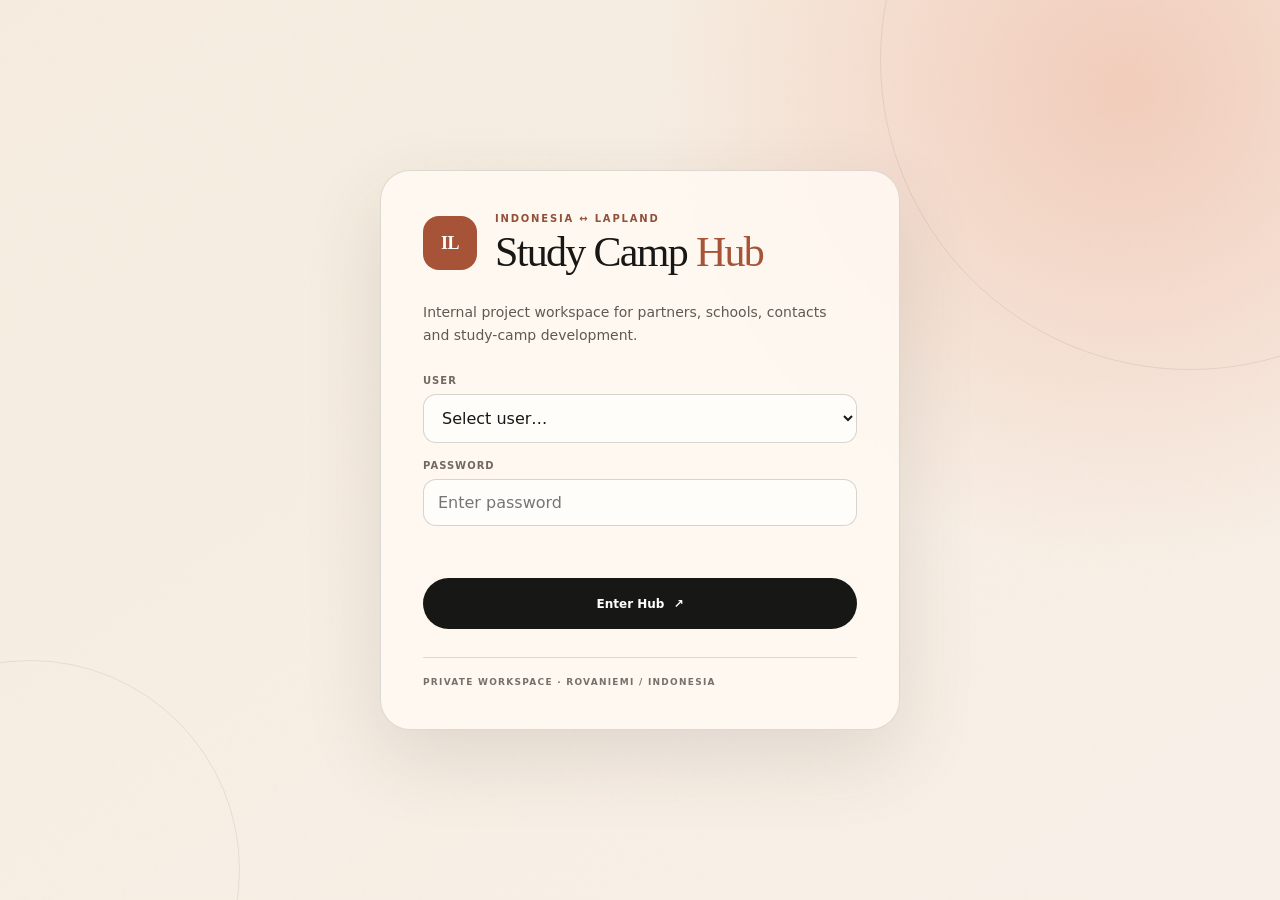
<file: index.html>
<!doctype html>
<html lang="en">
<head>
  <meta charset="utf-8" />
  <meta name="viewport" content="width=device-width,initial-scale=1" />
  <meta name="theme-color" content="#f5ecdf" />
  <title>Indonesia–Lapland Study Camp Hub</title>
  <style>
:root{
  --cream:#f5ecdf;
  --paper:#fffaf3;
  --peach:#edb099;
  --peach-soft:#f5d3c5;
  --sage:#2e4a3e;
  --sage-2:#3b5a4c;
  --ink:#171715;
  --muted:#6d6761;
  --line:rgba(23,23,21,.14);
  --white:#fff;
  --rust:#a65338;
  --gold:#c9a456;
  --shadow:0 28px 80px rgba(58,40,30,.12);
  --serif:"Libre Caslon Display",Georgia,"Times New Roman",serif;
  --sans:"DM Sans",Inter,ui-sans-serif,system-ui,-apple-system,BlinkMacSystemFont,"Segoe UI",sans-serif;
}
*{box-sizing:border-box}
html,body{height:100%}
body{margin:0;background:var(--cream);color:var(--ink);font-family:var(--sans);-webkit-font-smoothing:antialiased}
button,input,select,textarea{font:inherit}
button{cursor:pointer}
.is-hidden{display:none!important}
::selection{background:var(--peach);color:var(--ink)}

/* login */
.login-shell{min-height:100%;display:grid;place-items:center;position:relative;overflow:hidden;padding:32px;background:radial-gradient(circle at 88% 10%,rgba(237,176,153,.55),transparent 30rem),linear-gradient(145deg,var(--cream),#f8f0e8)}
.login-shell:after{content:"";position:absolute;inset:0;pointer-events:none;opacity:.025;background-image:url("data:image/svg+xml,%3Csvg viewBox='0 0 160 160' xmlns='http://www.w3.org/2000/svg'%3E%3Cfilter id='n'%3E%3CfeTurbulence type='fractalNoise' baseFrequency='.9' numOctaves='3' stitchTiles='stitchTiles'/%3E%3C/filter%3E%3Crect width='100%25' height='100%25' filter='url(%23n)' opacity='.45'/%3E%3C/svg%3E")}
.login-orbit{position:absolute;border:1px solid rgba(23,23,21,.08);border-radius:50%}.orbit-a{width:620px;height:620px;right:-220px;top:-250px}.orbit-b{width:420px;height:420px;left:-180px;bottom:-180px}
.login-card{width:min(520px,100%);position:relative;z-index:2;padding:42px;border:1px solid var(--line);border-radius:30px;background:rgba(255,250,243,.86);backdrop-filter:blur(16px);box-shadow:var(--shadow)}
.login-brand{display:flex;gap:18px;align-items:center}.mini-mark{width:54px;height:54px;border-radius:16px;display:grid;place-items:center;background:var(--rust);color:#fff;font:600 18px/1 var(--serif);letter-spacing:-.03em}.mini-mark.inverse{background:var(--peach);color:var(--ink)}
.eyebrow{margin:0 0 7px;color:#925039;font-size:10px;font-weight:800;letter-spacing:.18em;text-transform:uppercase}
.login-card h1{margin:0;font:400 42px/1 var(--serif);letter-spacing:-.04em}.login-card h1 em{font-style:normal;color:var(--rust)}
.login-intro{margin:28px 0;color:#5f5953;line-height:1.65;font-size:14px}
.login-form{display:grid;gap:17px}.login-form label,.contact-form label{display:grid;gap:8px}.login-form label>span,.contact-form label>span{font-size:10px;font-weight:800;letter-spacing:.1em;text-transform:uppercase;color:#716960}
input,select,textarea{width:100%;border:1px solid rgba(23,23,21,.18);background:#fffdf9;color:var(--ink);border-radius:13px;padding:13px 14px;outline:none;transition:.2s}input:focus,select:focus,textarea:focus{border-color:var(--rust);box-shadow:0 0 0 3px rgba(166,83,56,.09)}
.form-error{min-height:18px;margin:0;color:#9b3f2a;font-size:12px}.login-footer{margin-top:28px;padding-top:19px;border-top:1px solid var(--line);font-size:9px;font-weight:800;letter-spacing:.14em;color:#77706a}

.btn{min-height:43px;padding:0 18px;border:1px solid transparent;border-radius:999px;display:inline-flex;align-items:center;justify-content:center;gap:9px;font-size:12px;font-weight:800;transition:.18s}.btn:hover{transform:translateY(-1px)}.btn-dark{background:var(--ink);color:#fff}.btn-dark:hover{background:#2b2926}.btn-rust{background:var(--rust);color:#fff}.btn-rust:hover{background:#8f472f}.btn-outline{background:transparent;border-color:rgba(23,23,21,.25);color:var(--ink)}.btn-large{min-height:51px}

/* app shell */
.app-shell{height:100%;display:grid;grid-template-columns:244px minmax(0,1fr);background:var(--paper)}
.sidebar{min-height:100vh;display:flex;flex-direction:column;background:var(--ink);color:#fff;border-right:1px solid rgba(255,255,255,.08)}
.sidebar-brand{height:84px;display:flex;align-items:center;gap:13px;padding:0 18px;border-bottom:1px solid rgba(255,255,255,.08)}
.sidebar-brand strong{display:block;font:400 19px/1.15 var(--serif);letter-spacing:-.02em}.sidebar-brand span{display:block;margin-top:4px;color:#a8aaa5;font-size:9px;text-transform:uppercase;letter-spacing:.12em}
.sidebar-nav{padding:14px 10px;overflow:auto;flex:1}.nav-label{padding:17px 10px 7px;color:#777b76;font-size:8px;font-weight:800;letter-spacing:.16em}
.nav-item{width:100%;border:0;background:transparent;color:#bdbfbb;display:grid;grid-template-columns:24px 1fr auto;align-items:center;gap:7px;text-align:left;padding:9px 10px;border-radius:10px;font-size:12px;transition:.15s}.nav-item:hover{background:rgba(255,255,255,.055);color:#fff}.nav-item.is-active{background:var(--sage);color:#fff}.nav-icon{font-size:15px;opacity:.88}.count-pill{min-width:20px;height:19px;padding:0 6px;border-radius:999px;background:rgba(255,255,255,.12);display:grid;place-items:center;font-size:9px}
.sidebar-bottom{padding:8px 10px 12px;border-top:1px solid rgba(255,255,255,.08)}.sidebar-user{margin-top:7px;padding:10px;display:grid;grid-template-columns:33px 1fr 24px;align-items:center;gap:9px;background:rgba(255,255,255,.035);border-radius:12px}.avatar{width:33px;height:33px;border-radius:50%;display:grid;place-items:center;background:var(--peach);color:var(--ink);font-weight:800}.sidebar-user strong{display:block;font-size:11px}.sidebar-user span{display:block;margin-top:2px;font-size:9px;color:#91958f}.sidebar-user button{border:0;background:transparent;color:#9da19b;font-size:15px}

.main-area{min-width:0;min-height:100vh;overflow:auto;background:linear-gradient(180deg,#fffdf9 0,#fffaf3 100%)}
.topbar{height:84px;padding:0 24px 0 27px;border-bottom:1px solid var(--line);display:flex;align-items:center;justify-content:space-between;gap:24px;background:rgba(255,250,243,.95);backdrop-filter:blur(12px);position:sticky;top:0;z-index:20}.topbar-kicker{margin:0 0 3px;color:#8d5340;font-size:8px;font-weight:800;letter-spacing:.15em}.topbar h2{margin:0;font:400 27px/1 var(--serif);letter-spacing:-.03em}.topbar-actions{display:flex;align-items:center;gap:9px}.global-search{width:260px;height:36px;padding:0 12px;border:1px solid var(--line);border-radius:11px;background:#f7f2ea;display:flex;align-items:center;gap:8px}.global-search input{border:0;padding:0;background:transparent;box-shadow:none;font-size:11px}.square-btn{width:36px;height:36px;border:1px solid var(--line);border-radius:10px;background:#fff;color:var(--rust);font-size:20px}.top-user{height:36px;padding:0 13px;border-radius:999px;display:flex;align-items:center;background:var(--sage);color:#fff;font-size:10px;font-weight:800}

.workspace-section{padding:17px 20px 24px}.viewbar{height:48px;display:flex;align-items:center;justify-content:space-between;gap:18px}.view-tabs{display:flex;align-items:center;gap:5px}.view-tab,.ghost-btn,.tool-btn{border:0;background:transparent;color:#5a544e;font-size:11px}.view-tab{padding:8px 12px;border-radius:9px;font-weight:800}.view-tab.is-active{background:#f1e8dc;color:var(--ink)}.ghost-btn{font-weight:900}
.content-grid{display:grid;grid-template-columns:205px minmax(0,1fr);border:1px solid var(--line);border-radius:15px;overflow:hidden;min-height:calc(100vh - 164px);background:#fff}
.filters-panel{padding:15px 13px;background:#fbf7f1;border-right:1px solid var(--line)}.filters-panel h3{font-size:12px;margin:0 0 14px}.filter-search{height:35px;border:1px solid var(--line);border-radius:9px;background:#fff;display:flex;align-items:center;gap:7px;padding:0 10px}.filter-search input{border:0;background:transparent;padding:0;box-shadow:none;font-size:10px}.filter-group{padding:16px 3px 8px;border-bottom:1px solid var(--line)}.filter-group h4{margin:0 0 10px;font-size:9px;text-transform:uppercase;letter-spacing:.1em}.filter-group label{display:flex;align-items:center;gap:8px;padding:5px 0;color:#5c5650;font-size:10px}.filter-group input{width:14px;height:14px;accent-color:var(--rust)}
.records-panel{min-width:0;background:#fff}.records-toolbar{height:47px;padding:0 10px;display:flex;align-items:center;justify-content:space-between;border-bottom:1px solid var(--line)}.toolbar-left{display:flex;gap:4px}.tool-btn{height:30px;padding:0 9px;border-radius:7px}.tool-btn:hover,.tool-btn.is-active{background:#f6efe7;color:var(--rust)}.records-meta{color:#7a746e;font-size:9px}
.table-wrap{position:relative;overflow:auto;min-height:480px}table{width:100%;border-collapse:collapse;min-width:860px}th,td{padding:12px 12px;border-bottom:1px solid #eee7de;text-align:left;white-space:nowrap}th{position:sticky;top:0;background:#fffaf5;z-index:2;color:#756f69;font-size:9px;font-weight:800;letter-spacing:.035em}td{font-size:10px;color:#514d48}.check-col{width:36px;text-align:center}.check-col input{width:14px;height:14px;accent-color:var(--rust)}.contact-name{font-weight:800;color:var(--ink)}.subtle{color:#8b847d}.status{display:inline-flex;align-items:center;gap:5px;padding:5px 8px;border-radius:999px;font-size:9px;font-weight:800}.status:before{content:"";width:6px;height:6px;border-radius:50%;background:currentColor}.status-Active{background:#e5eee9;color:#2e4a3e}.status-Warm{background:#fae5dc;color:#a65338}.status-New{background:#f4ecd4;color:#866d2d}.status-Paused{background:#efefed;color:#6d6761}.owner-chip{display:inline-flex;align-items:center;gap:6px}.owner-dot{width:20px;height:20px;border-radius:50%;background:var(--peach-soft);display:grid;place-items:center;color:var(--ink);font-size:8px;font-weight:800}
.empty-state{padding:80px 20px;text-align:center;color:#6d6761}.empty-state .empty-mark{font:400 48px var(--serif);color:var(--rust)}.empty-state h3{margin:10px 0 5px;font:400 28px var(--serif);color:var(--ink)}.empty-state p{font-size:11px}
.placeholder-card{margin:26px auto;max-width:880px;padding:70px;border:1px solid var(--line);border-radius:28px;background:radial-gradient(circle at 100% 0,rgba(237,176,153,.33),transparent 24rem),var(--cream)}.placeholder-card h3{margin:5px 0 15px;font:400 54px/1 var(--serif);letter-spacing:-.04em}.placeholder-card p:last-child{max-width:540px;color:#5d5751;line-height:1.7}

.home-section{padding:20px 20px 26px}
.home-hero{padding:28px 30px;border:1px solid var(--line);border-radius:24px;background:radial-gradient(circle at 100% 0,rgba(237,176,153,.33),transparent 24rem),linear-gradient(180deg,#fffaf4 0,#f8f0e6 100%);box-shadow:0 18px 60px rgba(58,40,30,.07)}
.home-hero h3{margin:6px 0 10px;font:400 42px/1 var(--serif);letter-spacing:-.04em}
.home-hero p{max-width:760px;margin:0;color:#615b55;line-height:1.7;font-size:13px}
.home-summary{display:grid;grid-template-columns:repeat(3,minmax(0,1fr));gap:14px;margin:18px 0}
.summary-card{padding:18px 18px 16px;border:1px solid var(--line);border-radius:18px;background:#fff}
.summary-card .k{display:block;margin-bottom:10px;color:#875342;font-size:9px;font-weight:800;letter-spacing:.13em;text-transform:uppercase}
.summary-card strong{display:block;font:400 34px/1 var(--serif);letter-spacing:-.04em}
.summary-card span{display:block;margin-top:6px;color:#6a635d;font-size:11px}
.flow-board{position:relative;padding:32px 18px 24px;border:1px solid var(--line);border-radius:24px;background:#fff}
.flow-board-head{display:flex;align-items:flex-end;justify-content:space-between;gap:12px;margin-bottom:18px}
.flow-board-head h4{margin:0;font:400 30px/1 var(--serif);letter-spacing:-.03em}
.flow-board-head p{margin:5px 0 0;color:#6a635d;font-size:12px}
.flow-track{position:relative;display:grid;grid-template-columns:repeat(3,minmax(0,1fr));gap:22px;padding:34px 0 8px}
.flow-track:before{content:"";position:absolute;left:7%;right:7%;top:50%;height:6px;border-radius:999px;background:linear-gradient(90deg,var(--sage),var(--peach),var(--rust));transform:translateY(-50%);opacity:.22}
.flow-stage{position:relative;z-index:1;display:flex;flex-direction:column;align-items:center;gap:14px}
.flow-node{width:min(240px,100%);padding:16px 16px 14px;border:1px solid var(--line);border-radius:18px;background:#fffaf4;box-shadow:0 10px 28px rgba(0,0,0,.04);text-align:center}
.flow-node .eyebrow{margin-bottom:10px}
.flow-node h5{margin:0;font:400 28px/1 var(--serif);letter-spacing:-.03em}
.flow-node .stage-count{margin-top:7px;color:#6d6761;font-size:11px}
.flow-junction{width:18px;height:18px;border-radius:50%;border:4px solid #fff;background:var(--rust);box-shadow:0 0 0 4px rgba(166,83,56,.12)}
.flow-lanes{width:100%;display:grid;grid-template-columns:1fr;gap:12px}
.flow-lane{min-height:54px;display:flex;flex-wrap:wrap;gap:8px;justify-content:center;align-content:flex-start}
.flow-chip{display:inline-flex;flex-direction:column;align-items:flex-start;gap:2px;padding:9px 12px;border-radius:14px;border:1px solid rgba(23,23,21,.12);background:#fff;font-size:11px;line-height:1.2;box-shadow:0 6px 14px rgba(0,0,0,.03)}
.flow-chip strong{font-size:11px}
.flow-chip span{color:#756f69;font-size:9px}
.flow-chip.is-partner{background:#eef4ef}
.flow-chip.is-lead{background:#fdf0e8}
.flow-chip.is-prospect{background:#f7f2e7}
.flow-empty{padding:12px 10px;color:#7d766f;font-size:11px}
.flow-arrow{display:inline-flex;align-items:center;gap:8px;padding:8px 12px;border-radius:999px;background:#fff;border:1px solid var(--line);font-size:10px;font-weight:800;letter-spacing:.07em;text-transform:uppercase;color:#8a5543}
@media(max-width:960px){
  .home-summary{grid-template-columns:1fr}
  .flow-track{grid-template-columns:1fr;gap:20px}
  .flow-track:before{left:50%;right:auto;top:8%;bottom:8%;width:6px;height:auto;transform:translateX(-50%)}
}



/* ===== v5 unified contact ↔ entity relationships ===== */
.relation-editor{display:grid;gap:8px;margin-top:9px}
.relation-row{display:grid;grid-template-columns:minmax(180px,1.3fr) minmax(130px,1fr) minmax(105px,.65fr) 36px;gap:8px;align-items:center;padding:10px;border:1px solid var(--line);border-radius:13px;background:#fff}
.relation-row input,.relation-row select{padding:9px 10px;font-size:10px}
.relation-row .relation-stage{font-size:9px}
.relation-tools{display:flex;align-items:center;justify-content:space-between;gap:10px;margin-top:4px}
.relation-tools .hint{color:#847c75;font-size:9px;line-height:1.45}
.link-pill{display:inline-flex;align-items:center;gap:6px;padding:5px 8px;border-radius:999px;background:#f1e8dc;font-size:8px;font-weight:800}
.entity-contact-summary{display:flex;gap:5px;flex-wrap:wrap;margin-top:4px}
@media(max-width:820px){
  .relation-row{grid-template-columns:1fr 1fr}
  .relation-row .icon-btn{justify-self:end}
}

/* ===== v4 CRM modules ===== */
.home-section{padding:22px 22px 28px}
.home-hero{padding:24px 28px;border:1px solid var(--line);border-radius:22px;background:linear-gradient(145deg,#fffaf4,#f7eee3)}
.home-hero h3{margin:5px 0 9px;font:400 38px/1 var(--serif);letter-spacing:-.04em}
.home-hero p{margin:0;max-width:800px;color:#67605a;font-size:12px;line-height:1.65}
.pipeline-shell{margin-top:18px;border:1px solid var(--line);border-radius:22px;background:#fff;padding:24px;overflow-x:auto}
.pipeline-head{display:flex;justify-content:space-between;align-items:flex-end;gap:16px;margin-bottom:18px}
.pipeline-head h4{margin:0;font:400 28px/1 var(--serif)}
.pipeline-head p{margin:6px 0 0;color:#756e67;font-size:11px}
.pipeline-track{position:relative;min-width:880px;height:430px}
.pipeline-main-line{position:absolute;left:4%;right:4%;top:50%;height:7px;border-radius:999px;background:var(--ink);transform:translateY(-50%)}
.pipeline-stage{position:absolute;top:0;bottom:0;width:31%;transform:translateX(-50%)}
.pipeline-stage.s1{left:18%}.pipeline-stage.s2{left:50%}.pipeline-stage.s3{left:82%}
.pipeline-stem{position:absolute;left:50%;top:22%;bottom:22%;width:7px;background:var(--ink);transform:translateX(-50%);border-radius:999px}
.pipeline-stage.s1 .pipeline-stem{top:24%;bottom:38%}.pipeline-stage.s2 .pipeline-stem{top:18%;bottom:18%}.pipeline-stage.s3 .pipeline-stem{top:24%;bottom:38%}
.pipeline-node{position:absolute;left:50%;top:50%;transform:translate(-50%,-50%);min-width:126px;padding:12px 16px;border:5px solid #fff;border-radius:16px;background:var(--cream);box-shadow:0 0 0 1px var(--line),0 8px 26px rgba(0,0,0,.06);text-align:center;z-index:3}
.pipeline-node strong{display:block;font:400 24px/1 var(--serif)}.pipeline-node span{display:block;margin-top:5px;color:#77706a;font-size:9px}
.pipeline-people{position:absolute;left:50%;width:100%;transform:translateX(-50%);display:flex;flex-wrap:wrap;gap:8px;justify-content:center}
.pipeline-people.top{bottom:58%;padding-bottom:38px;align-content:flex-end}.pipeline-people.bottom{top:58%;padding-top:38px;align-content:flex-start}
.person-chip{max-width:190px;border:1px solid var(--line);border-radius:12px;background:#fff;padding:8px 10px;text-align:left;box-shadow:0 5px 14px rgba(0,0,0,.035);cursor:pointer}
.person-chip:hover{border-color:rgba(166,83,56,.35);background:#fff8f2}.person-chip strong{display:block;font-size:10px}.person-chip span{display:block;margin-top:3px;color:#7b746e;font-size:8px;overflow:hidden;text-overflow:ellipsis;white-space:nowrap}
.pipeline-caption{display:flex;gap:8px;flex-wrap:wrap}.pipeline-caption span{padding:6px 9px;border-radius:999px;background:#f4ece2;font-size:9px;font-weight:800}
.work-section,.entity-section{padding:22px}
.module-toolbar{display:flex;justify-content:space-between;align-items:flex-end;gap:16px;margin-bottom:15px}.module-toolbar h3{margin:0;font:400 33px/1 var(--serif);letter-spacing:-.035em}.module-toolbar p{margin:7px 0 0;color:#77706a;font-size:11px}
.module-card{border:1px solid var(--line);border-radius:18px;background:#fff;overflow:hidden}
.module-row{display:grid;grid-template-columns:minmax(220px,1.6fr) minmax(120px,.8fr) minmax(140px,1fr) minmax(120px,.8fr);gap:18px;align-items:center;padding:15px 18px;border-bottom:1px solid #eee7de;cursor:pointer}.module-row:last-child{border-bottom:0}.module-row:hover{background:#fffaf5}
.module-main strong{display:block;font-size:11px}.module-main span,.module-meta{display:block;margin-top:4px;color:#77706a;font-size:9px;line-height:1.45}
.module-badges{display:flex;gap:5px;flex-wrap:wrap}.mini-badge{display:inline-flex;align-items:center;padding:5px 8px;border-radius:999px;background:#f1e8dc;color:#5b554f;font-size:8px;font-weight:800}.mini-badge.me{background:#e5eee9;color:#2e4a3e}.mini-badge.everyone{background:#fae5dc;color:#a65338}
.module-empty{padding:55px 22px;text-align:center;color:#776f68}.module-empty strong{display:block;font:400 27px var(--serif);color:var(--ink)}
.sync-warning{margin:0 0 14px;padding:11px 13px;border:1px solid #ead9c9;border-radius:13px;background:#fff7ee;color:#785f4c;font-size:9px;line-height:1.5}
.entity-table{width:100%;border-collapse:collapse}.entity-table th,.entity-table td{padding:13px 15px;border-bottom:1px solid #eee7de;text-align:left;font-size:10px}.entity-table th{background:#fffaf5;color:#756f69;font-size:9px}.entity-row{cursor:pointer}.entity-row:hover td{background:#fffaf5}
.lead-list{display:grid;gap:8px;margin-top:8px}.lead-card{display:grid;grid-template-columns:1.2fr 1fr 1fr auto;gap:8px;align-items:center;padding:10px;border:1px solid var(--line);border-radius:12px;background:#fff}.lead-card input,.lead-card select{padding:9px 10px;font-size:10px}.icon-btn{width:34px;height:34px;border:1px solid var(--line);border-radius:10px;background:#fff}
.check-grid{display:grid;grid-template-columns:repeat(3,minmax(0,1fr));gap:8px;padding:10px;border:1px solid var(--line);border-radius:13px;background:#fffdf9}
.check-grid label{display:flex!important;align-items:center;gap:7px!important;font-size:10px!important;text-transform:none!important;letter-spacing:0!important;color:#5d5751!important}.check-grid input{width:14px;height:14px;accent-color:var(--rust)}
.drop-zone{min-height:150px;border:1.5px dashed rgba(166,83,56,.4);border-radius:18px;background:#fff8f2;display:grid;place-items:center;text-align:center;padding:24px;cursor:pointer}.drop-zone.is-over{background:#fae5dc;border-color:var(--rust)}.drop-zone strong{display:block;font:400 23px var(--serif)}.drop-zone span{display:block;margin-top:5px;color:#766e68;font-size:9px}.drop-zone input{display:none}
.doc-row{cursor:default}.doc-actions{display:flex;gap:6px;justify-content:flex-end}.small-btn{min-height:31px;padding:0 10px;border:1px solid var(--line);border-radius:999px;background:#fff;font-size:8px;font-weight:800}.small-btn.danger{color:#9b3f2a}.scope-note{margin-top:8px;color:#8a827b;font-size:9px;line-height:1.4}.city-col{color:#625c56}
@media(max-width:900px){.module-row{grid-template-columns:1fr}.check-grid{grid-template-columns:1fr 1fr}.lead-card{grid-template-columns:1fr 1fr}}

/* clickable contact records */
.contact-row{cursor:pointer;transition:background .15s}
.contact-row:hover td{background:#fff8f1}
.contact-row:focus{outline:2px solid rgba(166,83,56,.25);outline-offset:-2px}
.contact-name-link{font-weight:800;color:var(--ink);text-decoration:none;border-bottom:1px solid transparent}
.contact-row:hover .contact-name-link{color:var(--rust);border-bottom-color:rgba(166,83,56,.28)}

/* contact record page */
.record-modal-card{width:min(900px,96vw);padding:0;overflow:hidden}
.record-cover{padding:27px 30px 24px;background:linear-gradient(135deg,var(--sage),var(--sage-2));color:#fff}
.record-cover .eyebrow{color:#f5d3c5}
.record-headline{display:flex;align-items:flex-start;justify-content:space-between;gap:20px}
.record-identity{display:flex;align-items:center;gap:16px}
.record-avatar{width:58px;height:58px;border-radius:18px;display:grid;place-items:center;background:var(--peach);color:var(--ink);font:700 18px var(--serif)}
.record-cover h3{margin:0;font:400 38px/1 var(--serif);letter-spacing:-.035em}
.record-company{margin-top:6px;color:#d9e2dd;font-size:12px}
.record-close{border:1px solid rgba(255,255,255,.22);background:rgba(255,255,255,.08);color:#fff;width:38px;height:38px;border-radius:50%;font-size:24px}
.record-body{padding:26px 30px 30px;background:var(--paper)}
.record-grid{display:grid;grid-template-columns:1fr 1fr;gap:16px}
.record-grid label{display:grid;gap:8px}
.record-grid label>span{font-size:9px;font-weight:800;letter-spacing:.11em;text-transform:uppercase;color:#716960}
.record-grid .full{grid-column:1/-1}
.record-section-title{margin:4px 0 2px;font:400 24px/1 var(--serif)}
.record-actions{display:flex;align-items:center;justify-content:space-between;gap:12px;margin-top:22px;padding-top:18px;border-top:1px solid var(--line)}
.record-actions-right{display:flex;gap:9px}
.btn-danger{background:#fff;border-color:rgba(155,63,42,.28);color:#9b3f2a}
.btn-danger:hover{background:#fff4ef}
.record-link-preview{font-size:11px;color:var(--rust);text-decoration:none}
.record-link-preview:hover{text-decoration:underline}
@media(max-width:720px){
  .record-grid{grid-template-columns:1fr}
  .record-grid .full{grid-column:auto}
  .record-cover,.record-body{padding-left:20px;padding-right:20px}
  .record-cover h3{font-size:30px}
}

/* modal */
.modal{position:fixed;inset:0;z-index:100;display:grid;place-items:center;padding:24px}.modal-backdrop{position:absolute;inset:0;background:rgba(23,23,21,.62);backdrop-filter:blur(5px)}.modal-card{position:relative;width:min(680px,100%);max-height:90vh;overflow:auto;padding:27px;border-radius:24px;background:var(--paper);box-shadow:0 32px 100px rgba(0,0,0,.28)}.modal-head{display:flex;align-items:flex-start;justify-content:space-between;margin-bottom:22px}.modal-head h3{margin:0;font:400 38px/1 var(--serif)}.modal-close{border:0;background:transparent;font-size:28px;color:#7c756f}.form-grid{display:grid;grid-template-columns:1fr 1fr;gap:16px}.form-grid .full{grid-column:1/-1}.modal-actions{display:flex;justify-content:flex-end;gap:8px;margin-top:22px;padding-top:18px;border-top:1px solid var(--line)}

@media(max-width:980px){.app-shell{grid-template-columns:78px 1fr}.sidebar-brand>div:not(.mini-mark),.nav-item>span:nth-child(2),.count-pill,.nav-label,.sidebar-user>div:nth-child(2){display:none}.sidebar-brand{justify-content:center;padding:0}.sidebar-nav{padding-inline:9px}.nav-item{grid-template-columns:1fr;place-items:center}.sidebar-user{grid-template-columns:1fr;justify-items:center}.sidebar-user button{display:none}.content-grid{grid-template-columns:170px minmax(0,1fr)}.global-search{width:190px}}
@media(max-width:720px){.app-shell{display:block}.sidebar{min-height:auto;position:fixed;left:0;right:0;bottom:0;z-index:50;height:66px;flex-direction:row;border-right:0;border-top:1px solid rgba(255,255,255,.08)}.sidebar-brand,.sidebar-bottom,.nav-label{display:none}.sidebar-nav{display:flex;width:100%;padding:7px;overflow-x:auto}.nav-item{min-width:64px;padding:7px}.nav-item:nth-of-type(n+6){display:none}.main-area{padding-bottom:68px}.topbar{padding:0 14px}.topbar-kicker,.top-user{display:none}.global-search{width:150px}.workspace-section{padding:10px}.content-grid{display:block}.filters-panel{display:none}.viewbar{height:auto;padding:7px 0 12px}.form-grid{grid-template-columns:1fr}.form-grid .full{grid-column:auto}.login-card{padding:30px 24px}.login-card h1{font-size:36px}}

</style>
</head>
<body>
  <div id="loginView" class="login-shell">
    <div class="login-orbit orbit-a"></div>
    <div class="login-orbit orbit-b"></div>
    <section class="login-card">
      <div class="login-brand">
        <div class="mini-mark">IL</div>
        <div>
          <p class="eyebrow">INDONESIA ↔ LAPLAND</p>
          <h1>Study Camp <em>Hub</em></h1>
        </div>
      </div>
      <p class="login-intro">Internal project workspace for partners, schools, contacts and study-camp development.</p>
      <form id="loginForm" class="login-form">
        <label>
          <span>User</span>
          <select id="loginUser" required>
            <option value="">Select user…</option>
            <option>Bohdan</option>
            <option>Peder</option>
            <option>Sunny</option>
            <option>Simon</option>
            <option>Augustian</option>
            <option>LinArctic</option>
          </select>
        </label>
        <label>
          <span>Password</span>
          <input id="loginPassword" type="password" autocomplete="current-password" placeholder="Enter password" required />
        </label>
        <p id="loginError" class="form-error" aria-live="polite"></p>
        <button class="btn btn-dark btn-large" type="submit">Enter Hub <span>↗</span></button>
      </form>
      <div class="login-footer">PRIVATE WORKSPACE · ROVANIEMI / INDONESIA</div>
    </section>
  </div>

  <div id="appView" class="app-shell is-hidden">
    <aside class="sidebar">
      <div class="sidebar-brand">
        <div class="mini-mark inverse">IL</div>
        <div>
          <strong>Study Camp Hub</strong>
          <span>Indonesia ↔ Lapland</span>
        </div>
      </div>

      <nav class="sidebar-nav" aria-label="Primary">
        <button class="nav-item is-active" data-section="home"><span class="nav-icon">⌂</span><span>Home</span></button>
        <button class="nav-item" data-section="dashboard"><span class="nav-icon">◫</span><span>Dashboard</span></button>
        <div class="nav-label">RELATIONSHIPS</div>
        <button class="nav-item" data-section="contacts"><span class="nav-icon">◎</span><span>Contacts</span><span class="count-pill" id="contactsCount">0</span></button>
        <button class="nav-item" data-section="organisations"><span class="nav-icon">▦</span><span>Organisations</span><span class="count-pill" id="organisationsCount">0</span></button>
        <button class="nav-item" data-section="schools"><span class="nav-icon">▤</span><span>Schools</span><span class="count-pill" id="schoolsCount">0</span></button>
        <button class="nav-item" data-section="partners"><span class="nav-icon">↔</span><span>Partners</span><span class="count-pill" id="partnersCount">0</span></button>
        <div class="nav-label">PIPELINE</div>
        <button class="nav-item" data-section="leads"><span class="nav-icon">◇</span><span>Leads</span></button>
        <button class="nav-item" data-section="opportunities"><span class="nav-icon">△</span><span>Opportunities</span></button>
        <button class="nav-item" data-section="camps"><span class="nav-icon">✦</span><span>Study Camps</span></button>
        <div class="nav-label">WORK</div>
        <button class="nav-item" data-section="tasks"><span class="nav-icon">✓</span><span>Tasks</span><span class="count-pill" id="tasksCount">0</span></button>
        <button class="nav-item" data-section="meetings"><span class="nav-icon">◷</span><span>Meetings</span><span class="count-pill" id="meetingsCount">0</span></button>
        <button class="nav-item" data-section="documents"><span class="nav-icon">▱</span><span>Documents</span><span class="count-pill" id="documentsCount">0</span></button>
      </nav>

      <div class="sidebar-bottom">
        <button class="nav-item" data-section="settings"><span class="nav-icon">⚙</span><span>Settings</span></button>
        <div class="sidebar-user">
          <div class="avatar" id="sidebarAvatar">A</div>
          <div><strong id="sidebarUserName">Augustian</strong><span>Signed in</span></div>
          <button id="logoutBtn" title="Log out">↗</button>
        </div>
      </div>
    </aside>

    <main class="main-area">
      <header class="topbar">
        <div>
          <p class="topbar-kicker">INDONESIA–LAPLAND STUDY CAMP HUB</p>
          <h2 id="pageTitle">Home</h2>
        </div>
        <div class="topbar-actions">
          <div class="global-search"><span>⌕</span><input id="globalSearch" type="search" placeholder="Search records" /></div>
          <button class="square-btn" title="Quick add">＋</button>
          <div class="top-user" id="topUser">Augustian</div>
        </div>
      </header>
      <section id="homeSection" class="workspace-section home-section">
        <div class="home-hero"><p class="eyebrow">RELATIONSHIP MOVEMENT</p><h3>Who is moving with us?</h3><p>A simple live pipeline of the people and companies around the Indonesia–Lapland Study Camp: prospects move into active leads, then into partners.</p></div>
        <div class="pipeline-shell">
          <div class="pipeline-head"><div><h4>Prospect → Lead → Partner</h4><p>Click any name to open and edit the contact record.</p></div><div class="pipeline-caption"><span id="homeProspectCount">0 prospects</span><span id="homeLeadCount">0 leads</span><span id="homePartnerCount">0 partners</span></div></div>
          <div class="pipeline-track"><div class="pipeline-main-line"></div>
            <div class="pipeline-stage s1"><div class="pipeline-stem"></div><div class="pipeline-people top" id="prospectLaneTop"></div><div class="pipeline-node"><strong>Prospect</strong><span id="prospectStageCount">0 in this stage</span></div><div class="pipeline-people bottom" id="prospectLaneBottom"></div></div>
            <div class="pipeline-stage s2"><div class="pipeline-stem"></div><div class="pipeline-people top" id="leadLaneTop"></div><div class="pipeline-node"><strong>Lead</strong><span id="leadStageCount">0 in this stage</span></div><div class="pipeline-people bottom" id="leadLaneBottom"></div></div>
            <div class="pipeline-stage s3"><div class="pipeline-stem"></div><div class="pipeline-people top" id="partnerLaneTop"></div><div class="pipeline-node"><strong>Partner</strong><span id="partnerStageCount">0 in this stage</span></div><div class="pipeline-people bottom" id="partnerLaneBottom"></div></div>
          </div>
        </div>
      </section>

      <section id="contactsSection" class="workspace-section is-hidden">
        <div class="viewbar">
          <div class="view-tabs">
            <button class="view-tab is-active">All Contacts</button>
            <button class="ghost-btn">•••</button>
          </div>
          <button id="createContactBtn" class="btn btn-rust">Create Contact <span>＋</span></button>
        </div>

        <div class="content-grid">
          <aside class="filters-panel">
            <h3>Filter Contacts by</h3>
            <div class="filter-search"><span>⌕</span><input id="filterSearch" type="search" placeholder="Search" /></div>
            <div class="filter-group">
              <h4>Project filters</h4>
              <label><input type="checkbox" value="Indonesia" class="countryFilter" /> Indonesia</label>
              <label><input type="checkbox" value="Finland" class="countryFilter" /> Finland</label>
              <label><input type="checkbox" value="School" class="typeFilter" /> Schools</label>
              <label><input type="checkbox" value="Operator" class="typeFilter" /> Operators</label>
              <label><input type="checkbox" value="Partner" class="typeFilter" /> Partners</label>
            </div>
            <div class="filter-group">
              <h4>Relationship</h4>
              <label><input type="checkbox" value="Active" class="statusFilter" /> Active</label>
              <label><input type="checkbox" value="Warm" class="statusFilter" /> Warm</label>
              <label><input type="checkbox" value="New" class="statusFilter" /> New</label>
            </div>
          </aside>

          <div class="records-panel">
            <div class="records-toolbar">
              <div class="toolbar-left">
                <button class="tool-btn">▽ Filter</button>
                <button class="tool-btn">⇅ Sort</button>
                <button class="tool-btn is-active">☷</button>
                <button class="tool-btn">▥</button>
              </div>
              <div class="records-meta"><span id="visibleCount">0</span> records</div>
            </div>
            <div class="table-wrap">
              <table>
                <thead>
                  <tr>
                    <th class="check-col"><input type="checkbox" /></th>
                    <th>Contact Name</th>
                    <th>Organisation</th>
                    <th>Role / Type</th>
                    <th>City</th>
                    <th>Country</th>
                    <th>Status</th>
                    <th>Stage</th>
                    <th>Owner</th>
                  </tr>
                </thead>
                <tbody id="contactsTableBody"></tbody>
              </table>
              <div id="emptyState" class="empty-state is-hidden">
                <div class="empty-mark">↔</div>
                <h3>No contacts found</h3>
                <p>Adjust the filters or create a new project contact.</p>
              </div>
            </div>
          </div>
        </div>
      </section>


      <section id="entitiesSection" class="workspace-section entity-section is-hidden">
        <div class="module-toolbar"><div><p class="eyebrow">RELATIONSHIP DATABASE</p><h3 id="entitiesHeading">Schools</h3><p id="entitiesSubheading"></p></div><button id="createEntityBtn" class="btn btn-rust">Add record <span>＋</span></button></div>
        <div class="module-card"><table class="entity-table"><thead><tr><th>Name</th><th>City</th><th>Country</th><th>Stage</th><th>Contacts</th><th>Owner</th></tr></thead><tbody id="entitiesTableBody"></tbody></table><div id="entitiesEmpty" class="module-empty is-hidden"><strong>No records yet</strong><span>Add the first one with the button above.</span></div></div>
      </section>
      <section id="leadsSection" class="workspace-section work-section is-hidden"><div class="module-toolbar"><div><p class="eyebrow">PIPELINE</p><h3>Leads</h3><p>Contact leads plus people recorded inside schools, organisations and partners.</p></div></div><div id="leadsList" class="module-card"></div></section>
      <section id="tasksSection" class="workspace-section work-section is-hidden"><div class="module-toolbar"><div><p class="eyebrow">SHARED WORK</p><h3>Tasks</h3><p>Assign tasks to yourself, another account, or several accounts.</p></div><button id="createTaskBtn" class="btn btn-rust">Create task <span>＋</span></button></div><div class="sync-warning">Visibility works between accounts using this browser data. Cross-device live sharing still needs a shared database backend.</div><div id="tasksList" class="module-card"></div></section>
      <section id="meetingsSection" class="workspace-section work-section is-hidden"><div class="module-toolbar"><div><p class="eyebrow">SHARED CALENDAR</p><h3>Meetings</h3><p>Create meetings, choose attendees and choose who can see them.</p></div><button id="createMeetingBtn" class="btn btn-rust">Create meeting <span>＋</span></button></div><div class="sync-warning">Visibility works between accounts using this browser data. Cross-device live sharing still needs a shared database backend.</div><div id="meetingsList" class="module-card"></div></section>
      <section id="documentsSection" class="workspace-section work-section is-hidden"><div class="module-toolbar"><div><p class="eyebrow">FILES</p><h3>Documents</h3><p>Drop a file, add context and choose whether everyone or selected accounts can see it.</p></div></div><div class="sync-warning">Files are stored in this browser only for now. Shared cloud storage is needed for secure cross-device file sharing.</div><label class="drop-zone" id="dropZone"><div><strong>Drop a file here</strong><span>or click to choose a file · prototype limit 1.5 MB</span></div><input id="documentFileInput" type="file" /></label><div style="height:14px"></div><div id="documentsList" class="module-card"></div></section>
      <section id="placeholderSection" class="workspace-section is-hidden">
        <div class="placeholder-card">
          <p class="eyebrow">MODULE READY FOR BUILD</p>
          <h3 id="placeholderTitle">Dashboard</h3>
          <p>We’ll build this module next as you give me the project rules and fields you want.</p>
        </div>
      </section>
    </main>
  </div>

  <div id="contactModal" class="modal is-hidden" role="dialog" aria-modal="true" aria-labelledby="contactModalTitle">
    <div class="modal-backdrop" data-close-modal></div>
    <div class="modal-card">
      <div class="modal-head">
        <div><p class="eyebrow">NEW RECORD</p><h3 id="contactModalTitle">Create Contact</h3></div>
        <button class="modal-close" data-close-modal>×</button>
      </div>
      <form id="contactForm" class="contact-form">
        <div class="form-grid">
          <label><span>Name *</span><input name="name" required /></label>
          <label><span>Organisation (if not in records)</span><input name="organisation" /></label>
          <label><span>Role / Type</span><select name="type"><option>Partner</option><option>School</option><option>Operator</option><option>Distributor</option><option>Public Sector</option><option>Other</option></select></label>
          <label><span>City</span><input name="city" placeholder="Rovaniemi, Jakarta…" /></label>
          <label><span>Country</span><select name="country"><option>Finland</option><option>Indonesia</option><option>Sweden</option><option>Other</option></select></label>
          <label><span>Status</span><select name="status"><option>New</option><option>Warm</option><option>Active</option><option>Paused</option></select></label>
          <label><span>Stage</span><select name="stage"><option>Prospect</option><option>Lead</option><option>Partner</option></select></label>
          <label><span>Owner</span><select name="owner"><option>Bohdan</option><option>Peder</option><option>Sunny</option><option>Simon</option><option>Augustian</option><option>LinArctic</option></select></label>
          <label><span>Phone</span><input name="phone" type="tel" placeholder="+358…" /></label>
          <label><span>Email</span><input name="email" type="email" placeholder="name@company.com" /></label>
          <label class="full"><span>Website / Page</span><input name="website" type="url" placeholder="https://…" /></label>

          <label class="full"><span>Link to existing School / Organisation / Partner</span><select name="linkEntityId" id="newContactEntity"><option value="">No linked record</option></select></label>
          <label class="full"><span>Role in linked record</span><input name="linkRole" placeholder="Principal, Owner, Coordinator, Contact person…" /></label>

          <label class="full"><span>Details / Notes</span><textarea name="notes" rows="5" placeholder="Relationship context, next step, important background…"></textarea></label>
        </div>
        <div class="modal-actions"><button type="button" class="btn btn-outline" data-close-modal>Cancel</button><button type="submit" class="btn btn-dark">Save Contact</button></div>
      </form>
    </div>
  </div>

  <div id="recordModal" class="modal is-hidden" role="dialog" aria-modal="true" aria-labelledby="recordModalTitle">
    <div class="modal-backdrop" data-close-record></div>
    <div class="modal-card record-modal-card">
      <div class="record-cover">
        <div class="record-headline">
          <div class="record-identity">
            <div class="record-avatar" id="recordAvatar">A</div>
            <div>
              <p class="eyebrow">CONTACT RECORD</p>
              <h3 id="recordModalTitle">Contact</h3>
              <div class="record-company" id="recordCompanyPreview">Organisation</div>
            </div>
          </div>
          <button class="record-close" type="button" data-close-record aria-label="Close">×</button>
        </div>
      </div>
      <form id="recordForm" class="record-body">
        <input type="hidden" name="id" />
        <h4 class="record-section-title">Contact details</h4>
        <div class="record-grid">
          <label><span>Name *</span><input name="name" required /></label>
          <label><span>Company / Organisation (if not linked)</span><input name="organisation" /></label>
          <label><span>Phone</span><input name="phone" type="tel" placeholder="+358…" /></label>
          <label><span>Email</span><input name="email" type="email" /></label>
          <label class="full"><span>Website / Page</span><input name="website" type="url" placeholder="https://…" /></label>

          <label><span>Role / Type</span>
            <select name="type">
              <option>Partner</option><option>School</option><option>Operator</option>
              <option>Distributor</option><option>Public Sector</option><option>Other</option>
            </select>
          </label>
          <label><span>City</span><input name="city" placeholder="Rovaniemi, Jakarta…" /></label>
          <label><span>Country</span>
            <select name="country">
              <option>Finland</option><option>Indonesia</option><option>Sweden</option><option>Other</option>
            </select>
          </label>

          <label><span>Relationship Stage</span>
            <select name="stage">
              <option>Prospect</option><option>Lead</option><option>Partner</option>
            </select>
          </label>
          <label><span>Activity Status</span>
            <select name="status">
              <option>New</option><option>Warm</option><option>Active</option><option>Paused</option>
            </select>
          </label>

          <label><span>Owner</span>
            <select name="owner">
              <option>Bohdan</option><option>Peder</option><option>Sunny</option>
              <option>Simon</option><option>Augustian</option><option>LinArctic</option>
            </select>
          </label>
          <label><span>Website quick link</span><a id="recordWebsiteLink" class="record-link-preview" href="#" target="_blank" rel="noopener">No website added</a></label>

          <label class="full"><span>Details / Notes</span><textarea name="notes" rows="7" placeholder="Relationship context, next step, meeting notes, responsibilities, agreements…"></textarea></label>

          <div class="full">
            <div class="relation-tools">
              <div>
                <span style="font-size:9px;font-weight:800;letter-spacing:.11em;text-transform:uppercase;color:#716960">Linked Schools / Organisations / Partners</span>
                <div class="hint">One contact record can belong to several existing records. Their name, email and phone stay in one place.</div>
              </div>
              <button type="button" id="addContactRelationBtn" class="small-btn">＋ Link record</button>
            </div>
            <div id="contactRelationsEditor" class="relation-editor"></div>
          </div>

        </div>

        <div class="record-actions">
          <button id="deleteRecordBtn" type="button" class="btn btn-danger">Delete contact</button>
          <div class="record-actions-right">
            <button type="button" class="btn btn-outline" data-close-record>Cancel</button>
            <button type="submit" class="btn btn-dark">Save changes</button>
          </div>
        </div>
      </form>
    </div>
  </div>

  <div id="entityModal" class="modal is-hidden" role="dialog" aria-modal="true"><div class="modal-backdrop" data-close-entity></div><div class="modal-card record-modal-card"><div class="record-cover"><div class="record-headline"><div class="record-identity"><div class="record-avatar" id="entityAvatar">S</div><div><p class="eyebrow" id="entityKindLabel">SCHOOL RECORD</p><h3 id="entityModalTitle">New School</h3><div class="record-company" id="entityCityPreview">Relationship record</div></div></div><button class="record-close" type="button" data-close-entity>×</button></div></div><form id="entityForm" class="record-body"><input type="hidden" name="id" /><input type="hidden" name="kind" /><div class="record-grid"><label><span>Name *</span><input name="name" required /></label><label><span>City</span><input name="city" /></label><label><span>Country</span><input name="country" /></label><label><span>Website</span><input name="website" type="url" /></label><label><span>Phone</span><input name="phone" /></label><label><span>Email</span><input name="email" type="email" /></label><label><span>Relationship Stage</span><select name="stage"><option>Prospect</option><option>Lead</option><option>Partner</option></select></label><label><span>Owner</span><select name="owner"><option>Bohdan</option><option>Peder</option><option>Sunny</option><option>Simon</option><option>Augustian</option><option>LinArctic</option></select></label><label class="full"><span>Details / Notes</span><textarea name="notes" rows="5"></textarea></label>
<div class="full">
  <div class="relation-tools">
    <div>
      <span style="font-size:9px;font-weight:800;letter-spacing:.11em;text-transform:uppercase;color:#716960">Linked Contacts</span>
      <div class="hint">These are the same contact records used in Contacts — no duplicate person records.</div>
    </div>
    <div style="display:flex;gap:6px">
      <button type="button" id="addEntityContactBtn" class="small-btn">＋ Link existing</button>
      <button type="button" id="createContactForEntityBtn" class="small-btn">＋ New contact</button>
    </div>
  </div>
  <div id="entityContactsEditor" class="relation-editor"></div>
</div>
</div><div class="record-actions"><button id="deleteEntityBtn" type="button" class="btn btn-danger">Delete record</button><div class="record-actions-right"><button type="button" class="btn btn-outline" data-close-entity>Cancel</button><button type="submit" class="btn btn-dark">Save changes</button></div></div></form></div></div>
  <div id="taskModal" class="modal is-hidden" role="dialog" aria-modal="true"><div class="modal-backdrop" data-close-task></div><div class="modal-card"><div class="modal-head"><div><p class="eyebrow">TASK</p><h3 id="taskModalTitle">Create Task</h3></div><button class="modal-close" data-close-task>×</button></div><form id="taskForm"><input type="hidden" name="id" /><div class="form-grid"><label class="full"><span>Task *</span><input name="title" required /></label><label><span>Due</span><input name="due" type="datetime-local" /></label><label><span>Priority</span><select name="priority"><option>Normal</option><option>High</option><option>Urgent</option></select></label><label><span>Status</span><select name="status"><option>Open</option><option>In progress</option><option>Done</option></select></label><label class="full"><span>Details</span><textarea name="details" rows="4"></textarea></label><div class="full"><span style="font-size:9px;font-weight:800;letter-spacing:.11em;text-transform:uppercase;color:#716960">Assign to</span><div class="check-grid" id="taskAssignees"></div></div><div class="full"><span style="font-size:9px;font-weight:800;letter-spacing:.11em;text-transform:uppercase;color:#716960">Visible to</span><div class="check-grid" id="taskVisibility"></div><div class="scope-note">Choose Everyone, one account, or several accounts.</div></div></div><div class="modal-actions"><button id="deleteTaskBtn" type="button" class="btn btn-danger">Delete</button><button type="button" class="btn btn-outline" data-close-task>Cancel</button><button class="btn btn-dark" type="submit">Save task</button></div></form></div></div>
  <div id="meetingModal" class="modal is-hidden" role="dialog" aria-modal="true"><div class="modal-backdrop" data-close-meeting></div><div class="modal-card"><div class="modal-head"><div><p class="eyebrow">MEETING</p><h3 id="meetingModalTitle">Create Meeting</h3></div><button class="modal-close" data-close-meeting>×</button></div><form id="meetingForm"><input type="hidden" name="id" /><div class="form-grid"><label class="full"><span>Meeting *</span><input name="title" required /></label><label><span>Date & time</span><input name="datetime" type="datetime-local" /></label><label><span>Location / City</span><input name="location" /></label><label class="full"><span>Meeting link</span><input name="link" type="url" /></label><label class="full"><span>Agenda / Notes</span><textarea name="details" rows="4"></textarea></label><div class="full"><span style="font-size:9px;font-weight:800;letter-spacing:.11em;text-transform:uppercase;color:#716960">Attendees</span><div class="check-grid" id="meetingAttendees"></div></div><div class="full"><span style="font-size:9px;font-weight:800;letter-spacing:.11em;text-transform:uppercase;color:#716960">Visible to</span><div class="check-grid" id="meetingVisibility"></div></div></div><div class="modal-actions"><button id="deleteMeetingBtn" type="button" class="btn btn-danger">Delete</button><button type="button" class="btn btn-outline" data-close-meeting>Cancel</button><button class="btn btn-dark" type="submit">Save meeting</button></div></form></div></div>
  <div id="documentModal" class="modal is-hidden" role="dialog" aria-modal="true"><div class="modal-backdrop" data-close-document></div><div class="modal-card"><div class="modal-head"><div><p class="eyebrow">DOCUMENT</p><h3>Add Document</h3></div><button class="modal-close" data-close-document>×</button></div><form id="documentForm"><div class="form-grid"><label class="full"><span>Title *</span><input name="title" required /></label><label class="full"><span>Description</span><textarea name="description" rows="4"></textarea></label><div class="full"><span style="font-size:9px;font-weight:800;letter-spacing:.11em;text-transform:uppercase;color:#716960">Visible to</span><div class="check-grid" id="documentVisibility"></div></div><div class="full" id="documentFileMeta" style="font-size:10px;color:#746d67"></div></div><div class="modal-actions"><button type="button" class="btn btn-outline" data-close-document>Cancel</button><button class="btn btn-dark" type="submit">Save document</button></div></form></div></div>

  <script>
const USERS=["Bohdan","Peder","Sunny","Simon","Augustian","LinArctic"];
const PASSWORD_SHA256="c0711608bf82362679daff675fc1dc856900b17154ac4b90d2937429b9f5c5d1";
const $=s=>document.querySelector(s),$$=s=>[...document.querySelectorAll(s)];

async function sha256(v){
  const b=new TextEncoder().encode(v),h=await crypto.subtle.digest("SHA-256",b);
  return [...new Uint8Array(h)].map(x=>x.toString(16).padStart(2,"0")).join("");
}
function uid(p="r"){return crypto.randomUUID?crypto.randomUUID():p+"-"+Date.now()+"-"+Math.random().toString(16).slice(2)}
function readJSON(k,f){try{const v=JSON.parse(localStorage.getItem(k)||"null");return v??f}catch(e){return f}}
function writeJSON(k,v){localStorage.setItem(k,JSON.stringify(v))}
function escapeHtml(s=""){return String(s).replace(/[&<>'"]/g,c=>({"&":"&amp;","<":"&lt;",">":"&gt;","'":"&#39;",'"':"&quot;"}[c]))}
function initials(n){return(n||"?").replace(/[^A-Za-zÀ-ÿ ]/g,"").split(/\s+/).filter(Boolean).slice(0,2).map(x=>x[0]).join("").toUpperCase()||"?"}
function formatDate(v){if(!v)return"No date";const d=new Date(v);return isNaN(d)?v:d.toLocaleString()}
function normText(v){return String(v||"").toLowerCase().replace(/[^a-z0-9åäöæøü]+/g," ").trim()}
function stageRank(s){return({Prospect:1,Lead:2,Partner:3}[s]||0)}

const seedContacts=[
{name:"Pirkko Sivonen",organisation:"Rovaniemi international visits",city:"Rovaniemi",type:"Public Sector",country:"Finland",status:"New",stage:"Prospect",owner:"Augustian",phone:"",email:"",website:"",notes:"Relevant institutional contact in Rovaniemi."},
{name:"International House Rovaniemi",organisation:"International House",city:"Rovaniemi",type:"Public Sector",country:"Finland",status:"New",stage:"Prospect",owner:"Augustian",phone:"",email:"",website:"",notes:"Interest shown; communication can continue."},
{name:"Ariel Malada",organisation:"Indonesian community / festival network",city:"",type:"Partner",country:"Finland",status:"Warm",stage:"Lead",owner:"Augustian",phone:"",email:"",website:"",notes:"Promised to support with letter of interest."},
{name:"Abbas",organisation:"Royal Lapland",city:"Rovaniemi",type:"Operator",country:"Finland",status:"Warm",stage:"Lead",owner:"Augustian",phone:"",email:"",website:"",notes:"Warm operational contact."},
{name:"Junaldi Ihsan (Sunny)",organisation:"Indonesia field network",city:"Padang",type:"Partner",country:"Indonesia",status:"Active",stage:"Partner",owner:"Augustian",phone:"",email:"",website:"",notes:"Indonesia-side operational bridge."},
{name:"Peder",organisation:"Destination Indonesia AB",city:"",type:"Partner",country:"Sweden",status:"Active",stage:"Partner",owner:"Augustian",phone:"",email:"",website:"",notes:"Important aviation/ticketing comparison partner."},
{name:"Simon",organisation:"Europe Stay Edit Oy",city:"",type:"Partner",country:"Finland",status:"Active",stage:"Partner",owner:"Augustian",phone:"",email:"",website:"",notes:"Core team member."},
{name:"Jakub Wargin",organisation:"Lapland Escape",city:"Rovaniemi",type:"Operator",country:"Finland",status:"Active",stage:"Partner",owner:"Augustian",phone:"",email:"",website:"",notes:"Local operational partner."},
{name:"Robin",organisation:"Study Camp network",city:"",type:"Partner",country:"Finland",status:"Active",stage:"Partner",owner:"Augustian",phone:"",email:"",website:"",notes:"Active project stakeholder."},
{name:"Evita",organisation:"Study Camp network",city:"",type:"Partner",country:"Finland",status:"Active",stage:"Partner",owner:"Augustian",phone:"",email:"",website:"",notes:"Active project stakeholder."}
];
function nc(c){
  c={...c};if(!c.id)c.id=uid("c");
  if(!c.stage)c.stage=c.status==="Active"?"Partner":c.status==="Warm"?"Lead":"Prospect";
  for(const k of["city","phone","email","website","notes","organisation"])c[k]=c[k]||"";
  c.owner=c.owner||"Augustian";c.status=c.status||"New";c.country=c.country||"Other";c.type=c.type||"Other";
  return c;
}

const seedEntities=[
{kind:"School",name:"Jakarta Intercultural School",city:"Jakarta",country:"Indonesia",stage:"Prospect",owner:"Augustian",notes:"Relevant potential school relationship.",leads:[]},
{kind:"Organisation",name:"International House Rovaniemi",city:"Rovaniemi",country:"Finland",stage:"Prospect",owner:"Augustian",notes:"Interest shown in the concept.",leads:[]},
{kind:"Organisation",name:"Royal Lapland",city:"Rovaniemi",country:"Finland",stage:"Lead",owner:"Augustian",notes:"Operational relationship under development.",leads:[{name:"Abbas",stage:"Lead"}]},
{kind:"Partner",name:"Lapland Escape",city:"Rovaniemi",country:"Finland",stage:"Partner",owner:"Augustian",notes:"Local operational partner.",leads:[{name:"Jakub Wargin",role:"Owner",stage:"Partner"}]},
{kind:"Partner",name:"Destination Indonesia AB",city:"",country:"Sweden",stage:"Partner",owner:"Augustian",notes:"Aviation/ticketing comparison and relationship.",leads:[{name:"Peder",stage:"Partner"}]},
{kind:"Partner",name:"Europe Stay Edit Oy",city:"",country:"Finland",stage:"Partner",owner:"Augustian",notes:"Core project company.",leads:[{name:"Simon",stage:"Partner"}]}
];
function ne(e){
  e={...e};if(!e.id)e.id=uid("e");
  for(const k of["name","city","country","website","phone","email","notes"])e[k]=e[k]||"";
  e.kind=e.kind||"Organisation";e.stage=e.stage||"Prospect";e.owner=e.owner||"Augustian";
  e.leads=e.leads||[]; // legacy only; migrated below
  return e;
}
function nr(r){r={...r};if(!r.id)r.id=uid("r");r.contactId=r.contactId||"";r.entityId=r.entityId||"";r.role=r.role||"";return r}
function nt(t){t={...t};if(!t.id)t.id=uid("t");t.title=t.title||"";t.details=t.details||"";t.due=t.due||"";t.priority=t.priority||"Normal";t.status=t.status||"Open";t.assignees=t.assignees||[];t.visibleTo=t.visibleTo?.length?t.visibleTo:[t.createdBy||"Augustian"];t.createdBy=t.createdBy||"Augustian";return t}
function nm(m){m={...m};if(!m.id)m.id=uid("m");for(const k of["title","details","datetime","location","link"])m[k]=m[k]||"";m.attendees=m.attendees||[];m.visibleTo=m.visibleTo?.length?m.visibleTo:[m.createdBy||"Augustian"];m.createdBy=m.createdBy||"Augustian";return m}
function nd(d){d={...d};if(!d.id)d.id=uid("d");d.title=d.title||d.name||"Document";d.description=d.description||"";d.visibleTo=d.visibleTo?.length?d.visibleTo:[d.uploadedBy||"Augustian"];d.uploadedBy=d.uploadedBy||"Augustian";d.createdAt=d.createdAt||new Date().toISOString();return d}

let state={
  user:sessionStorage.getItem("ilsc-user")||"",
  section:sessionStorage.getItem("ilsc-section")||"home",
  contacts:readJSON("ilsc-contacts",seedContacts).map(nc),
  entities:readJSON("ilsc-entities",seedEntities).map(ne),
  relations:readJSON("ilsc-relations",[]).map(nr),
  tasks:readJSON("ilsc-tasks",[]).map(nt),
  meetings:readJSON("ilsc-meetings",[]).map(nm),
  documents:readJSON("ilsc-documents",[]).map(nd),
  entityKind:"School",
  pendingDocument:null,
  pendingEntityForNewContact:""
};

function persist(){
  writeJSON("ilsc-contacts",state.contacts);
  writeJSON("ilsc-entities",state.entities);
  writeJSON("ilsc-relations",state.relations);
  writeJSON("ilsc-tasks",state.tasks);
  writeJSON("ilsc-meetings",state.meetings);
  writeJSON("ilsc-documents",state.documents);
}
function relationExists(contactId,entityId){return state.relations.some(r=>r.contactId===contactId&&r.entityId===entityId)}
function addRelation(contactId,entityId,role=""){
  if(!contactId||!entityId)return;
  const old=state.relations.find(r=>r.contactId===contactId&&r.entityId===entityId);
  if(old){if(role&&!old.role)old.role=role;return old}
  const r=nr({contactId,entityId,role});state.relations.push(r);return r;
}
function findContactByLead(l){
  const email=normText(l.email),name=normText(l.name);
  return state.contacts.find(c=>(email&&normText(c.email)===email)||(name&&normText(c.name)===name));
}
function entityNameMatches(a,b){
  const x=normText(a),y=normText(b);if(!x||!y)return false;
  return x===y || (x.length>8&&y.includes(x)) || (y.length>8&&x.includes(y));
}
function migrateLegacyLinks(){
  for(const e of state.entities){
    for(const l of (e.leads||[])){
      if(!l?.name)continue;
      let c=findContactByLead(l);
      if(!c){
        c=nc({name:l.name,organisation:e.name,city:e.city,country:e.country,email:l.email||"",phone:l.phone||"",stage:l.stage||"Lead",status:(l.stage==="Partner"?"Active":l.stage==="Lead"?"Warm":"New"),owner:e.owner,type:e.kind==="School"?"School":e.kind==="Partner"?"Partner":"Other",notes:""});
        state.contacts.push(c);
      }else if(stageRank(l.stage)>stageRank(c.stage)){
        c.stage=l.stage;c.status=l.stage==="Partner"?"Active":l.stage==="Lead"?"Warm":c.status;
      }
      addRelation(c.id,e.id,l.role||"");
    }
    e.leads=[];
  }
  for(const c of state.contacts){
    if(!c.organisation)continue;
    const e=state.entities.find(x=>entityNameMatches(c.organisation,x.name));
    if(e)addRelation(c.id,e.id,"");
  }
  state.relations=state.relations.filter(r=>state.contacts.some(c=>c.id===r.contactId)&&state.entities.some(e=>e.id===r.entityId));
}
migrateLegacyLinks();persist();

function linkedRelationsForContact(id){return state.relations.filter(r=>r.contactId===id)}
function linkedRelationsForEntity(id){return state.relations.filter(r=>r.entityId===id)}
function linkedEntities(id){return linkedRelationsForContact(id).map(r=>state.entities.find(e=>e.id===r.entityId)).filter(Boolean)}
function linkedContacts(id){return linkedRelationsForEntity(id).map(r=>({relation:r,contact:state.contacts.find(c=>c.id===r.contactId)})).filter(x=>x.contact)}
function linkedEntityNames(contactId){return linkedEntities(contactId).map(e=>e.name)}
function primaryOrganisation(contact){const names=linkedEntityNames(contact.id);return names.length?names.join(", "):(contact.organisation||"—")}
function visible(i){return(i.visibleTo||[]).includes("Everyone")||(i.visibleTo||[]).includes(state.user)}

function counts(){
  $("#contactsCount").textContent=state.contacts.length;
  $("#schoolsCount").textContent=state.entities.filter(e=>e.kind==="School").length;
  $("#organisationsCount").textContent=state.entities.filter(e=>e.kind==="Organisation").length;
  $("#partnersCount").textContent=state.entities.filter(e=>e.kind==="Partner").length;
  $("#tasksCount").textContent=state.tasks.filter(visible).length;
  $("#meetingsCount").textContent=state.meetings.filter(visible).length;
  $("#documentsCount").textContent=state.documents.filter(visible).length;
}
function showApp(){
  $("#loginView").classList.add("is-hidden");$("#appView").classList.remove("is-hidden");
  $("#sidebarUserName").textContent=state.user;$("#sidebarAvatar").textContent=initials(state.user).slice(0,1);$("#topUser").textContent=state.user;
  switchSection(state.section);counts();
}
function showLogin(){$("#appView").classList.add("is-hidden");$("#loginView").classList.remove("is-hidden");$("#loginPassword").value=""}
async function login(u,p){if(!USERS.includes(u)||(await sha256(p))!==PASSWORD_SHA256)return false;state.user=u;sessionStorage.setItem("ilsc-user",u);showApp();return true}
function logout(){sessionStorage.removeItem("ilsc-user");state.user="";showLogin()}

function selFilt(s){return $$(s).filter(x=>x.checked).map(x=>x.value)}
function filteredContacts(){
  const q=((($("#globalSearch")?.value)||"")+" "+(($("#filterSearch")?.value)||"")).trim().toLowerCase(),co=selFilt(".countryFilter"),ty=selFilt(".typeFilter"),st=selFilt(".statusFilter");
  return state.contacts.filter(c=>{
    const h=[...Object.values(c),...linkedEntityNames(c.id)].join(" ").toLowerCase();
    return(!q||h.includes(q))&&(!co.length||co.includes(c.country))&&(!ty.length||ty.includes(c.type))&&(!st.length||st.includes(c.status));
  });
}
function renderContacts(){
  const rows=filteredContacts();
  $("#contactsTableBody").innerHTML=rows.map(c=>`<tr class="contact-row" data-contact-id="${escapeHtml(c.id)}">
    <td class="check-col"><input type="checkbox" data-row-control></td>
    <td><span class="contact-name-link">${escapeHtml(c.name)}</span>${c.email?`<div class="subtle">${escapeHtml(c.email)}</div>`:""}</td>
    <td>${escapeHtml(primaryOrganisation(c))}</td><td>${escapeHtml(c.type||"—")}</td>
    <td class="city-col">${escapeHtml(c.city||"—")}</td><td>${escapeHtml(c.country||"—")}</td>
    <td><span class="status status-${escapeHtml(c.status)}">${escapeHtml(c.status)}</span></td><td>${escapeHtml(c.stage||"—")}</td><td>${escapeHtml(c.owner||"—")}</td>
  </tr>`).join("");
  $("#visibleCount").textContent=rows.length;$("#emptyState").classList.toggle("is-hidden",rows.length!==0);counts();
}

function split(a){return{top:a.filter((_,i)=>i%2===0),bottom:a.filter((_,i)=>i%2===1)}}
function chip(c){return`<button type="button" class="person-chip" data-contact-id="${escapeHtml(c.id)}"><strong>${escapeHtml(c.name)}</strong><span>${escapeHtml(primaryOrganisation(c))}</span></button>`}
function lane(id,a){$(id).innerHTML=a.map(chip).join("")}
function renderHome(){
  const p=state.contacts.filter(c=>c.stage==="Prospect"),l=state.contacts.filter(c=>c.stage==="Lead"),r=state.contacts.filter(c=>c.stage==="Partner");
  $("#homeProspectCount").textContent=`${p.length} prospect${p.length===1?"":"s"}`;$("#homeLeadCount").textContent=`${l.length} lead${l.length===1?"":"s"}`;$("#homePartnerCount").textContent=`${r.length} partner${r.length===1?"":"s"}`;
  $("#prospectStageCount").textContent=`${p.length} in this stage`;$("#leadStageCount").textContent=`${l.length} in this stage`;$("#partnerStageCount").textContent=`${r.length} in this stage`;
  const a=split(p),b=split(l),c=split(r);lane("#prospectLaneTop",a.top);lane("#prospectLaneBottom",a.bottom);lane("#leadLaneTop",b.top);lane("#leadLaneBottom",b.bottom);lane("#partnerLaneTop",c.top);lane("#partnerLaneBottom",c.bottom);
}

function ek(s){return s==="schools"?"School":s==="partners"?"Partner":"Organisation"}
function renderEntities(){
  const k=state.entityKind,rows=state.entities.filter(e=>e.kind===k);
  $("#entitiesHeading").textContent=k==="School"?"Schools":k==="Partner"?"Partners":"Organisations";
  $("#entitiesSubheading").textContent=k==="School"?"Schools are company-style records. Link existing Contacts to them instead of creating duplicate people.":k==="Partner"?"Partner records connect to the same canonical Contacts used everywhere else.":"Organisation records connect to the same canonical Contacts used everywhere else.";
  $("#createEntityBtn").innerHTML=`Add ${k.toLowerCase()} <span>＋</span>`;
  $("#entitiesTableBody").innerHTML=rows.map(e=>{
    const people=linkedContacts(e.id),leadCount=people.filter(x=>x.contact.stage==="Lead").length;
    return `<tr class="entity-row" data-entity-id="${escapeHtml(e.id)}">
      <td><strong>${escapeHtml(e.name)}</strong><div class="entity-contact-summary">${people.slice(0,3).map(x=>`<span class="link-pill">${escapeHtml(x.contact.name)}</span>`).join("")}${people.length>3?`<span class="link-pill">+${people.length-3}</span>`:""}</div></td>
      <td>${escapeHtml(e.city||"—")}</td><td>${escapeHtml(e.country||"—")}</td><td>${escapeHtml(e.stage)}</td><td>${people.length}${leadCount?` · ${leadCount} lead${leadCount===1?"":"s"}`:""}</td><td>${escapeHtml(e.owner)}</td>
    </tr>`;
  }).join("");
  $("#entitiesEmpty").classList.toggle("is-hidden",rows.length!==0);counts();
}
function renderLeads(){
  const all=state.contacts.filter(c=>c.stage==="Lead");
  $("#leadsList").innerHTML=all.length?all.map(c=>`<div class="module-row" data-lead-contact-id="${escapeHtml(c.id)}">
    <div class="module-main"><strong>${escapeHtml(c.name)}</strong><span>${escapeHtml(primaryOrganisation(c))}</span></div>
    <div class="module-meta">${escapeHtml(c.email||"No email")}</div><div class="module-meta">${escapeHtml(c.phone||"No phone")}</div>
    <div class="module-badges">${linkedEntities(c.id).map(e=>`<span class="mini-badge">${escapeHtml(e.kind)} · ${escapeHtml(e.name)}</span>`).join("")||'<span class="mini-badge">Unlinked</span>'}</div>
  </div>`).join(""):`<div class="module-empty"><strong>No leads yet</strong><span>Change a canonical contact to Lead — it will update everywhere it is linked.</span></div>`;
}
function badges(a){return(a||[]).map(v=>`<span class="mini-badge ${v==="Everyone"?"everyone":v===state.user?"me":""}">${escapeHtml(v)}</span>`).join("")}
function renderTasks(){const a=state.tasks.filter(visible);$("#tasksList").innerHTML=a.length?a.map(t=>`<div class="module-row" data-task-id="${escapeHtml(t.id)}"><div class="module-main"><strong>${escapeHtml(t.title)}</strong><span>${escapeHtml(t.details||"No details")}</span></div><div><div class="module-meta">${formatDate(t.due)}</div><div class="module-meta">${escapeHtml(t.priority)} · ${escapeHtml(t.status)}</div></div><div class="module-badges">${badges(t.assignees)}</div><div class="module-badges">${badges(t.visibleTo)}</div></div>`).join(""):`<div class="module-empty"><strong>No visible tasks</strong><span>Create one and assign it to any account.</span></div>`;counts()}
function renderMeetings(){const a=state.meetings.filter(visible);$("#meetingsList").innerHTML=a.length?a.map(m=>`<div class="module-row" data-meeting-id="${escapeHtml(m.id)}"><div class="module-main"><strong>${escapeHtml(m.title)}</strong><span>${escapeHtml(m.details||"No agenda")}</span></div><div><div class="module-meta">${formatDate(m.datetime)}</div><div class="module-meta">${escapeHtml(m.location||"No location")}</div></div><div class="module-badges">${badges(m.attendees)}</div><div class="module-badges">${badges(m.visibleTo)}</div></div>`).join(""):`<div class="module-empty"><strong>No visible meetings</strong><span>Create a meeting and choose who can see it.</span></div>`;counts()}
function renderDocuments(){const a=state.documents.filter(visible);$("#documentsList").innerHTML=a.length?a.map(d=>`<div class="module-row doc-row"><div class="module-main"><strong>${escapeHtml(d.title)}</strong><span>${escapeHtml(d.name||"File")} · ${Math.round((d.size||0)/1024)} KB</span></div><div class="module-meta">${escapeHtml(d.description||"No description")}</div><div class="module-badges">${badges(d.visibleTo)}</div><div class="doc-actions">${d.dataUrl?`<button class="small-btn" data-download-doc="${escapeHtml(d.id)}">Download</button>`:""}<button class="small-btn danger" data-delete-doc="${escapeHtml(d.id)}">Delete</button></div></div>`).join(""):`<div class="module-empty"><strong>No visible documents</strong><span>Drop a file above to add one.</span></div>`;counts()}

function hideAll(){["homeSection","contactsSection","entitiesSection","leadsSection","tasksSection","meetingsSection","documentsSection","placeholderSection"].forEach(id=>$("#"+id)?.classList.add("is-hidden"))}
function switchSection(s){
  state.section=s;sessionStorage.setItem("ilsc-section",s);$$('.nav-item[data-section]').forEach(b=>b.classList.toggle("is-active",b.dataset.section===s));hideAll();
  $("#pageTitle").textContent=$(`.nav-item[data-section="${s}"] span:nth-child(2)`)?.textContent||"Home";
  if(s==="home"){$("#homeSection").classList.remove("is-hidden");renderHome()}
  else if(s==="contacts"){$("#contactsSection").classList.remove("is-hidden");renderContacts()}
  else if(["schools","organisations","partners"].includes(s)){state.entityKind=ek(s);$("#entitiesSection").classList.remove("is-hidden");renderEntities()}
  else if(s==="leads"){$("#leadsSection").classList.remove("is-hidden");renderLeads()}
  else if(s==="tasks"){$("#tasksSection").classList.remove("is-hidden");renderTasks()}
  else if(s==="meetings"){$("#meetingsSection").classList.remove("is-hidden");renderMeetings()}
  else if(s==="documents"){$("#documentsSection").classList.remove("is-hidden");renderDocuments()}
  else{$("#placeholderSection").classList.remove("is-hidden");$("#placeholderTitle").textContent=$("#pageTitle").textContent}
}
function setSel(s,v){if(!s)return;if(v&&![...s.options].some(o=>o.value===v)){const o=document.createElement("option");o.value=v;o.textContent=v;s.appendChild(o)}s.value=v||""}

function entityOptions(selected=""){
  return `<option value="">Select existing record…</option>`+["School","Organisation","Partner"].map(kind=>{
    const opts=state.entities.filter(e=>e.kind===kind).map(e=>`<option value="${escapeHtml(e.id)}" ${e.id===selected?"selected":""}>${escapeHtml(e.name)}${e.city?` · ${escapeHtml(e.city)}`:""}</option>`).join("");
    return opts?`<optgroup label="${kind}s">${opts}</optgroup>`:"";
  }).join("");
}
function contactOptions(selected=""){
  return `<option value="">Select contact…</option>`+state.contacts.slice().sort((a,b)=>a.name.localeCompare(b.name)).map(c=>`<option value="${escapeHtml(c.id)}" ${c.id===selected?"selected":""}>${escapeHtml(c.name)}${primaryOrganisation(c)!=="—"?` · ${escapeHtml(primaryOrganisation(c))}`:""}</option>`).join("");
}
function contactRelationRow(rel={entityId:"",role:""}){
  return `<div class="relation-row" data-rel-id="${escapeHtml(rel.id||"")}">
    <select data-rel="entity">${entityOptions(rel.entityId)}</select>
    <input data-rel="role" placeholder="Role in this record" value="${escapeHtml(rel.role||"")}">
    <span class="relation-stage">${rel.entityId?escapeHtml(state.entities.find(e=>e.id===rel.entityId)?.kind||"Record"):"Record"}</span>
    <button type="button" class="icon-btn" data-remove-relation>×</button>
  </div>`;
}
function entityRelationRow(rel={contactId:"",role:""}){
  const c=state.contacts.find(x=>x.id===rel.contactId);
  return `<div class="relation-row" data-rel-id="${escapeHtml(rel.id||"")}">
    <select data-rel="contact">${contactOptions(rel.contactId)}</select>
    <input data-rel="role" placeholder="Role / title here" value="${escapeHtml(rel.role||"")}">
    <select data-rel="stage"><option ${c?.stage==="Prospect"?"selected":""}>Prospect</option><option ${c?.stage==="Lead"?"selected":""}>Lead</option><option ${c?.stage==="Partner"?"selected":""}>Partner</option></select>
    <button type="button" class="icon-btn" data-remove-relation>×</button>
  </div>`;
}
function collectContactRelations(contactId){
  const seen=new Set(),out=[];
  for(const row of $$("#contactRelationsEditor .relation-row")){
    const entityId=row.querySelector('[data-rel="entity"]').value,role=row.querySelector('[data-rel="role"]').value.trim();
    if(!entityId||seen.has(entityId))continue;seen.add(entityId);
    out.push(nr({id:row.dataset.relId||undefined,contactId,entityId,role}));
  }
  return out;
}
function collectEntityRelations(entityId){
  const seen=new Set(),out=[];
  for(const row of $$("#entityContactsEditor .relation-row")){
    const contactId=row.querySelector('[data-rel="contact"]').value,role=row.querySelector('[data-rel="role"]').value.trim(),stage=row.querySelector('[data-rel="stage"]').value;
    if(!contactId||seen.has(contactId))continue;seen.add(contactId);
    const c=state.contacts.find(x=>x.id===contactId);if(c){c.stage=stage;c.status=stage==="Partner"?"Active":stage==="Lead"?"Warm":c.status==="Paused"?"Paused":"New"}
    out.push(nr({id:row.dataset.relId||undefined,contactId,entityId,role}));
  }
  return out;
}

function populateNewContactEntity(selected=""){
  $("#newContactEntity").innerHTML=`<option value="">No linked record</option>`+entityOptions(selected).replace('<option value="">Select existing record…</option>','');
}
function openCreate(prelinkedEntityId=""){
  state.pendingEntityForNewContact=prelinkedEntityId||"";
  $("#contactForm").reset();$("#contactForm select[name=owner]").value=state.user;populateNewContactEntity(prelinkedEntityId);
  if(prelinkedEntityId){
    const e=state.entities.find(x=>x.id===prelinkedEntityId);
    if(e){
      $("#contactForm").elements.organisation.value=e.name;
      $("#contactForm").elements.city.value=e.city||"";
      setSel($("#contactForm").elements.country,e.country||"Other");
    }
  }
  $("#contactModal").classList.remove("is-hidden");document.body.style.overflow="hidden";
}
function closeCreate(){$("#contactModal").classList.add("is-hidden");document.body.style.overflow="";state.pendingEntityForNewContact=""}

function openRecord(id){
  const c=state.contacts.find(x=>x.id===id);if(!c)return;const f=$("#recordForm");
  for(const k of["id","name","organisation","city","phone","email","website","notes"])if(f.elements[k])f.elements[k].value=c[k]||"";
  for(const k of["type","country","stage","status","owner"])setSel(f.elements[k],c[k]);
  const linked=linkedRelationsForContact(c.id);
  $("#contactRelationsEditor").innerHTML=linked.map(contactRelationRow).join("");
  $("#recordModalTitle").textContent=c.name;
  $("#recordCompanyPreview").textContent=[linkedEntityNames(c.id).join(", ")||c.organisation,c.city].filter(Boolean).join(" · ")||c.type;
  $("#recordAvatar").textContent=initials(c.name);const a=$("#recordWebsiteLink");a.href=c.website||"#";a.textContent=c.website?c.website.replace(/^https?:\/\//,""):"No website added";
  $("#recordModal").classList.remove("is-hidden");document.body.style.overflow="hidden";
}
function closeRecord(){$("#recordModal").classList.add("is-hidden");document.body.style.overflow=""}

function openEntity(id=null){
  const k=state.entityKind,e=id?state.entities.find(x=>x.id===id):ne({kind:k,stage:k==="Partner"?"Partner":"Prospect",owner:state.user});
  if(!e)return;const f=$("#entityForm");f.reset();
  for(const x of["id","kind","name","city","country","website","phone","email","notes"])f.elements[x].value=e[x]||"";
  setSel(f.elements.stage,e.stage);setSel(f.elements.owner,e.owner);
  $("#entityModalTitle").textContent=e.name||`New ${k}`;$("#entityKindLabel").textContent=`${k.toUpperCase()} RECORD`;$("#entityAvatar").textContent=initials(e.name||k);$("#entityCityPreview").textContent=[e.city,e.country].filter(Boolean).join(", ")||"Relationship record";
  $("#entityContactsEditor").innerHTML=linkedRelationsForEntity(e.id).map(entityRelationRow).join("");
  $("#deleteEntityBtn").classList.toggle("is-hidden",!id);
  $("#createContactForEntityBtn").disabled=!id;
  $("#createContactForEntityBtn").title=id?"Create a new canonical contact and link it here":"Save this record first";
  $("#entityModal").classList.remove("is-hidden");document.body.style.overflow="hidden";
}
function closeEntity(){$("#entityModal").classList.add("is-hidden");document.body.style.overflow=""}

function box(id,every=false,sel=[]){$(id).innerHTML=[...(every?["Everyone"]:[]),...USERS].map(v=>`<label><input type="checkbox" value="${escapeHtml(v)}" ${sel.includes(v)?"checked":""}> ${escapeHtml(v)}</label>`).join("")}
function checked(id){return $$(`${id} input:checked`).map(x=>x.value)}
function openTask(id=null){const t=id?state.tasks.find(x=>x.id===id):nt({createdBy:state.user,assignees:[state.user],visibleTo:["Everyone"]}),f=$("#taskForm");f.reset();for(const k of["id","title","details","due"])f.elements[k].value=t[k]||"";setSel(f.elements.priority,t.priority);setSel(f.elements.status,t.status);box("#taskAssignees",false,t.assignees);box("#taskVisibility",true,t.visibleTo);$("#taskModalTitle").textContent=id?"Edit Task":"Create Task";$("#deleteTaskBtn").classList.toggle("is-hidden",!id);$("#taskModal").classList.remove("is-hidden");document.body.style.overflow="hidden"}
function closeTask(){$("#taskModal").classList.add("is-hidden");document.body.style.overflow=""}
function openMeeting(id=null){const m=id?state.meetings.find(x=>x.id===id):nm({createdBy:state.user,attendees:[state.user],visibleTo:["Everyone"]}),f=$("#meetingForm");f.reset();for(const k of["id","title","details","datetime","location","link"])f.elements[k].value=m[k]||"";box("#meetingAttendees",false,m.attendees);box("#meetingVisibility",true,m.visibleTo);$("#meetingModalTitle").textContent=id?"Edit Meeting":"Create Meeting";$("#deleteMeetingBtn").classList.toggle("is-hidden",!id);$("#meetingModal").classList.remove("is-hidden");document.body.style.overflow="hidden"}
function closeMeeting(){$("#meetingModal").classList.add("is-hidden");document.body.style.overflow=""}
function openDocument(file){if(file.size>1.5*1024*1024){alert("Keep files under 1.5 MB in this static prototype.");return}const r=new FileReader();r.onload=()=>{state.pendingDocument={name:file.name,size:file.size,type:file.type,dataUrl:r.result};const f=$("#documentForm");f.reset();f.elements.title.value=file.name;box("#documentVisibility",true,["Everyone"]);$("#documentFileMeta").textContent=`${file.name} · ${Math.round(file.size/1024)} KB`;$("#documentModal").classList.remove("is-hidden");document.body.style.overflow="hidden"};r.readAsDataURL(file)}
function closeDocument(){$("#documentModal").classList.add("is-hidden");document.body.style.overflow="";state.pendingDocument=null}

/* auth/navigation */
$("#loginForm").addEventListener("submit",async e=>{e.preventDefault();$("#loginError").textContent=(await login($("#loginUser").value,$("#loginPassword").value))?"":"Incorrect user or password."});
$("#logoutBtn").addEventListener("click",logout);
$$('.nav-item[data-section]').forEach(b=>b.addEventListener("click",()=>switchSection(b.dataset.section)));

/* contact create/edit + linking */
$("#createContactBtn").addEventListener("click",()=>openCreate());
$$("[data-close-modal]").forEach(x=>x.addEventListener("click",closeCreate));
$$("[data-close-record]").forEach(x=>x.addEventListener("click",closeRecord));
$("#newContactEntity").addEventListener("change",e=>{
  const ent=state.entities.find(x=>x.id===e.target.value);if(!ent)return;
  const f=$("#contactForm");if(!f.elements.organisation.value)f.elements.organisation.value=ent.name;if(!f.elements.city.value)f.elements.city.value=ent.city||"";if(ent.country)setSel(f.elements.country,ent.country);
});
$("#contactForm").addEventListener("submit",e=>{
  e.preventDefault();const raw=Object.fromEntries(new FormData(e.currentTarget).entries()),entityId=raw.linkEntityId,role=raw.linkRole;delete raw.linkEntityId;delete raw.linkRole;
  const c=nc(raw);state.contacts.unshift(c);if(entityId)addRelation(c.id,entityId,role||"");persist();closeCreate();renderContacts();renderHome();renderEntities();openRecord(c.id);
});
$("#addContactRelationBtn").addEventListener("click",()=>$("#contactRelationsEditor").insertAdjacentHTML("beforeend",contactRelationRow()));
$("#contactRelationsEditor").addEventListener("click",e=>{const b=e.target.closest("[data-remove-relation]");if(b)b.closest(".relation-row").remove()});
$("#recordForm").addEventListener("submit",e=>{
  e.preventDefault();const c=nc(Object.fromEntries(new FormData(e.currentTarget).entries())),i=state.contacts.findIndex(x=>x.id===c.id);if(i>=0)state.contacts[i]={...state.contacts[i],...c};
  const keep=collectContactRelations(c.id);state.relations=state.relations.filter(r=>r.contactId!==c.id);state.relations.push(...keep);persist();renderContacts();renderHome();renderEntities();renderLeads();closeRecord();
});
$("#deleteRecordBtn").addEventListener("click",()=>{const id=$("#recordForm").elements.id.value;if(confirm("Delete this contact everywhere?")){state.contacts=state.contacts.filter(c=>c.id!==id);state.relations=state.relations.filter(r=>r.contactId!==id);persist();renderContacts();renderHome();renderEntities();renderLeads();closeRecord()}});
$("#contactsTableBody").addEventListener("click",e=>{if(e.target.closest("[data-row-control]"))return;const r=e.target.closest("[data-contact-id]");if(r)openRecord(r.dataset.contactId)});
$("#homeSection").addEventListener("click",e=>{const r=e.target.closest("[data-contact-id]");if(r)openRecord(r.dataset.contactId)});
$("#leadsList").addEventListener("click",e=>{const r=e.target.closest("[data-lead-contact-id]");if(r)openRecord(r.dataset.leadContactId)});
["#globalSearch","#filterSearch"].forEach(s=>$(s)?.addEventListener("input",renderContacts));$$(".countryFilter,.typeFilter,.statusFilter").forEach(x=>x.addEventListener("change",renderContacts));

/* entity edit + canonical contact linking */
$("#createEntityBtn").addEventListener("click",()=>openEntity());
$("#entitiesTableBody").addEventListener("click",e=>{const r=e.target.closest("[data-entity-id]");if(r)openEntity(r.dataset.entityId)});
$$("[data-close-entity]").forEach(x=>x.addEventListener("click",closeEntity));
$("#addEntityContactBtn").addEventListener("click",()=>$("#entityContactsEditor").insertAdjacentHTML("beforeend",entityRelationRow()));
$("#createContactForEntityBtn").addEventListener("click",()=>{
  const id=$("#entityForm").elements.id.value;
  if(!state.entities.some(e=>e.id===id)){alert("Save this school / organisation / partner first, then add a contact.");return}
  closeEntity();openCreate(id);
});
$("#entityContactsEditor").addEventListener("click",e=>{const b=e.target.closest("[data-remove-relation]");if(b)b.closest(".relation-row").remove()});
$("#entityContactsEditor").addEventListener("change",e=>{
  const sel=e.target.closest('[data-rel="contact"]');if(!sel)return;
  const row=sel.closest(".relation-row"),c=state.contacts.find(x=>x.id===sel.value);if(c)setSel(row.querySelector('[data-rel="stage"]'),c.stage);
});
$("#entityForm").addEventListener("submit",e=>{
  e.preventDefault();const o=ne(Object.fromEntries(new FormData(e.currentTarget).entries())),i=state.entities.findIndex(x=>x.id===o.id);
  if(i>=0)state.entities[i]={...state.entities[i],...o,leads:[]};else state.entities.unshift({...o,leads:[]});
  const keep=collectEntityRelations(o.id);state.relations=state.relations.filter(r=>r.entityId!==o.id);state.relations.push(...keep);persist();closeEntity();renderEntities();renderContacts();renderHome();renderLeads();
});
$("#deleteEntityBtn").addEventListener("click",()=>{const id=$("#entityForm").elements.id.value;if(confirm("Delete this record? Contacts themselves will be kept.")){state.entities=state.entities.filter(e=>e.id!==id);state.relations=state.relations.filter(r=>r.entityId!==id);persist();closeEntity();renderEntities();renderContacts();renderLeads()}});

/* tasks */
$("#createTaskBtn").addEventListener("click",()=>openTask());$("#tasksList").addEventListener("click",e=>{const r=e.target.closest("[data-task-id]");if(r)openTask(r.dataset.taskId)});$$("[data-close-task]").forEach(x=>x.addEventListener("click",closeTask));
$("#taskForm").addEventListener("submit",e=>{e.preventDefault();const d=Object.fromEntries(new FormData(e.currentTarget).entries());d.assignees=checked("#taskAssignees");d.visibleTo=checked("#taskVisibility");d.createdBy=state.tasks.find(t=>t.id===d.id)?.createdBy||state.user;if(!d.visibleTo.length)d.visibleTo=[state.user];const t=nt(d),i=state.tasks.findIndex(x=>x.id===t.id);if(i>=0)state.tasks[i]=t;else state.tasks.unshift(t);persist();closeTask();renderTasks()});
$("#deleteTaskBtn").addEventListener("click",()=>{const id=$("#taskForm").elements.id.value;if(id&&confirm("Delete this task?")){state.tasks=state.tasks.filter(t=>t.id!==id);persist();closeTask();renderTasks()}});

/* meetings */
$("#createMeetingBtn").addEventListener("click",()=>openMeeting());$("#meetingsList").addEventListener("click",e=>{const r=e.target.closest("[data-meeting-id]");if(r)openMeeting(r.dataset.meetingId)});$$("[data-close-meeting]").forEach(x=>x.addEventListener("click",closeMeeting));
$("#meetingForm").addEventListener("submit",e=>{e.preventDefault();const d=Object.fromEntries(new FormData(e.currentTarget).entries());d.attendees=checked("#meetingAttendees");d.visibleTo=checked("#meetingVisibility");d.createdBy=state.meetings.find(m=>m.id===d.id)?.createdBy||state.user;if(!d.visibleTo.length)d.visibleTo=[state.user];const m=nm(d),i=state.meetings.findIndex(x=>x.id===m.id);if(i>=0)state.meetings[i]=m;else state.meetings.unshift(m);persist();closeMeeting();renderMeetings()});
$("#deleteMeetingBtn").addEventListener("click",()=>{const id=$("#meetingForm").elements.id.value;if(id&&confirm("Delete this meeting?")){state.meetings=state.meetings.filter(m=>m.id!==id);persist();closeMeeting();renderMeetings()}});

/* documents */
const dz=$("#dropZone"),fi=$("#documentFileInput");
["dragenter","dragover"].forEach(v=>dz.addEventListener(v,e=>{e.preventDefault();dz.classList.add("is-over")}));
["dragleave","drop"].forEach(v=>dz.addEventListener(v,e=>{e.preventDefault();dz.classList.remove("is-over")}));
dz.addEventListener("drop",e=>{const f=e.dataTransfer.files?.[0];if(f)openDocument(f)});
fi.addEventListener("change",()=>{const f=fi.files?.[0];if(f)openDocument(f);fi.value=""});
$$("[data-close-document]").forEach(x=>x.addEventListener("click",closeDocument));
$("#documentForm").addEventListener("submit",e=>{e.preventDefault();if(!state.pendingDocument)return;const d=nd({...state.pendingDocument,...Object.fromEntries(new FormData(e.currentTarget).entries()),visibleTo:checked("#documentVisibility"),uploadedBy:state.user});if(!d.visibleTo.length)d.visibleTo=[state.user];state.documents.unshift(d);persist();closeDocument();renderDocuments()});
$("#documentsList").addEventListener("click",e=>{const del=e.target.closest("[data-delete-doc]"),down=e.target.closest("[data-download-doc]");if(del&&confirm("Delete this document?")){state.documents=state.documents.filter(d=>d.id!==del.dataset.deleteDoc);persist();renderDocuments()}if(down){const d=state.documents.find(x=>x.id===down.dataset.downloadDoc);if(d?.dataUrl){const a=document.createElement("a");a.href=d.dataUrl;a.download=d.name||d.title;a.click()}}});

window.addEventListener("storage",()=>{state.contacts=readJSON("ilsc-contacts",[]).map(nc);state.entities=readJSON("ilsc-entities",[]).map(ne);state.relations=readJSON("ilsc-relations",[]).map(nr);state.tasks=readJSON("ilsc-tasks",[]).map(nt);state.meetings=readJSON("ilsc-meetings",[]).map(nm);state.documents=readJSON("ilsc-documents",[]).map(nd);switchSection(state.section);counts()});
if(state.user&&USERS.includes(state.user))showApp();else showLogin();
</script>
</body>
</html>
</file>
